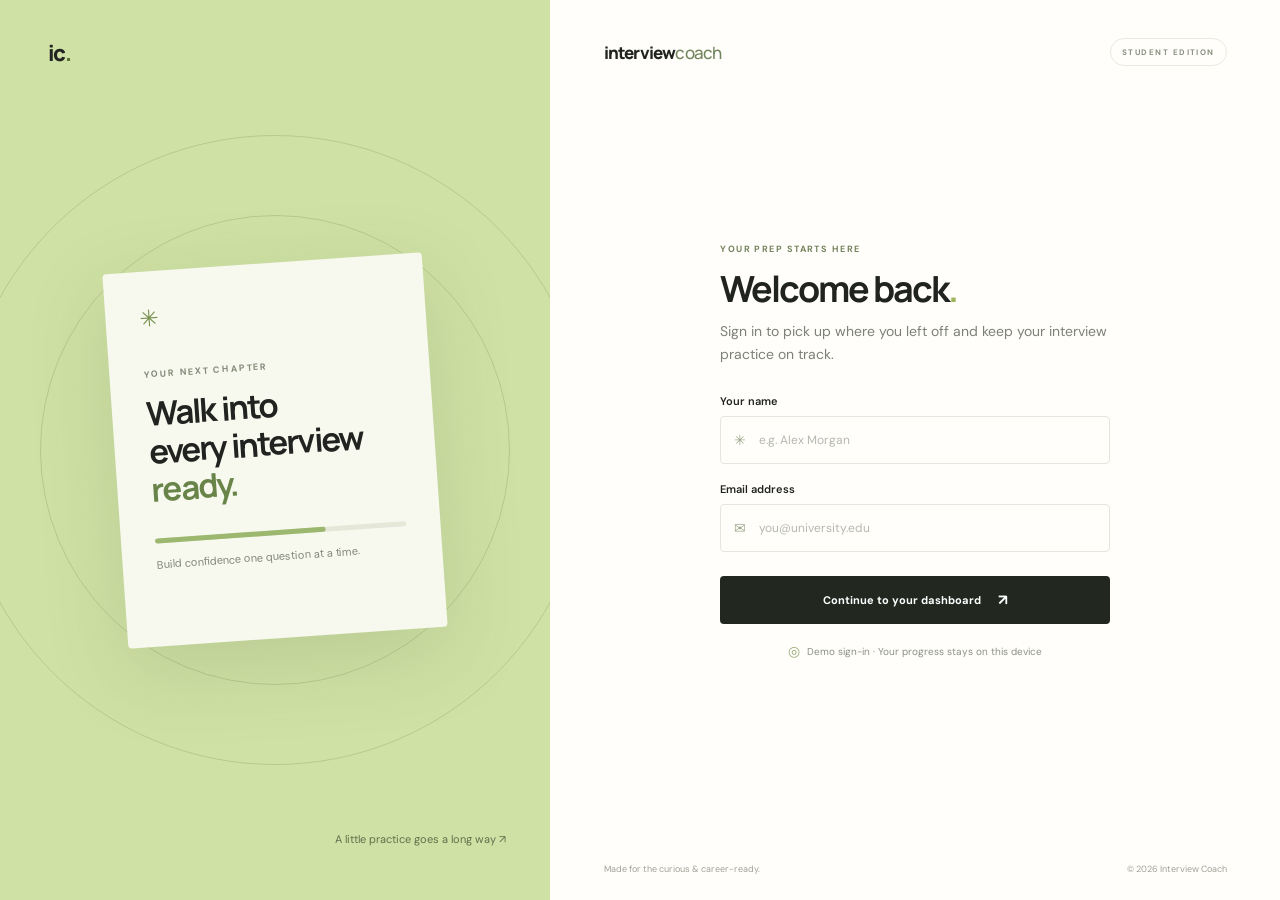
<file: Interview Coach/index.html>
<!doctype html>
<html lang="en">
<head>
  <meta charset="utf-8" />
  <meta name="viewport" content="width=device-width, initial-scale=1" />
  <meta name="theme-color" content="#f6f4ef" />
  <title>Interview Coach — Prepare with purpose</title>
  <link rel="preconnect" href="https://fonts.googleapis.com">
  <link rel="preconnect" href="https://fonts.gstatic.com" crossorigin>
  <link href="https://fonts.googleapis.com/css2?family=DM+Sans:wght@400;500;600;700&family=Manrope:wght@400;500;600;700;800&display=swap" rel="stylesheet">
  <link rel="stylesheet" href="styles.css" />
</head>
<body>
  <div id="login-screen" class="login-screen">
    <div class="login-art">
      <div class="art-mark">ic<span>.</span></div>
      <div class="orbit orbit-one"></div><div class="orbit orbit-two"></div>
      <div class="art-card"><span class="spark">✳</span><small>YOUR NEXT CHAPTER</small><h2>Walk into<br>every interview<br><em>ready.</em></h2><div class="art-progress"><i></i></div><p>Build confidence one question at a time.</p></div>
      <span class="art-note">A little practice goes a long way ↗</span>
    </div>
    <div class="login-content">
      <div class="login-top"><span class="wordmark">interview<span>coach</span></span><span class="demo-label">STUDENT EDITION</span></div>
      <div class="login-form-wrap">
        <div class="eyebrow">YOUR PREP STARTS HERE</div>
        <h1>Welcome back<span class="period">.</span></h1>
        <p class="login-copy">Sign in to pick up where you left off and keep your interview practice on track.</p>
        <form id="login-form">
          <label for="student-name">Your name</label>
          <div class="input-wrap"><span class="input-icon">✳</span><input id="student-name" name="name" placeholder="e.g. Alex Morgan" autocomplete="name" required minlength="2" /></div>
          <label for="student-email">Email address</label>
          <div class="input-wrap"><span class="input-icon">✉</span><input id="student-email" name="email" type="email" placeholder="you@university.edu" autocomplete="email" required /></div>
          <button class="button button-primary login-submit" type="submit">Continue to your dashboard <span>↗</span></button>
        </form>
        <p class="privacy-note"><span>◎</span> Demo sign-in · Your progress stays on this device</p>
      </div>
      <div class="login-footer"><span>Made for the curious &amp; career-ready.</span><span>© 2026 Interview Coach</span></div>
    </div>
  </div>

  <div id="app" class="app-shell hidden">
    <aside class="sidebar">
      <a class="brand" href="#"><span class="brand-icon">ic<span>.</span></span><span>interview<span class="brand-light">coach</span></span></a>
      <div class="side-label">YOUR SPACE</div>
      <nav class="side-nav">
        <button class="nav-item active" data-view="overview"><span class="nav-icon">▦</span> Overview <span class="nav-dot"></span></button>
        <button class="nav-item" data-view="practice"><span class="nav-icon">◉</span> Practice questions</button>
        <button class="nav-item" data-view="progress"><span class="nav-icon">↗</span> My progress</button>
      </nav>
      <div class="side-label category-label">PRACTICE BY CATEGORY</div>
      <nav class="category-nav">
        <button class="category-link" data-category="fundamentals"><span class="cat-dot dot-lime"></span>CS fundamentals</button>
        <button class="category-link" data-category="problem"><span class="cat-dot dot-coral"></span>Problem solving</button>
        <button class="category-link" data-category="practical"><span class="cat-dot dot-blue"></span>Practical exposure</button>
        <button class="category-link" data-category="behavioral"><span class="cat-dot dot-lilac"></span>Behavioral fit</button>
      </nav>
      <div class="sidebar-bottom"><div class="streak-card"><span class="streak-icon">✳</span><div><strong id="side-streak">0 day streak</strong><small>Little steps add up.</small></div></div><button id="logout-button" class="logout-button"><span>↪</span> Sign out</button></div>
    </aside>

    <main class="main-area">
      <header class="topbar"><div class="breadcrumb"><span>Workspace</span><b>/</b><strong id="crumb-current">Overview</strong></div><div class="topbar-right"><span class="today-pill"><span class="live-dot"></span> Your interview prep, in one place</span><button id="profile-button" class="avatar" title="Sign out">A</button></div></header>
      <div class="content-wrap">
        <section id="overview-view" class="view">
          <div class="welcome-row"><div><div class="eyebrow">THURSDAY, OCTOBER 8, 2026 <span class="eyebrow-star">✳</span></div><h1>Good to see you, <span id="welcome-name">there</span><span class="period">.</span></h1><p class="subheading">A focused practice today can make all the difference tomorrow.</p></div><button class="button button-dark" data-action="start">Start a practice round <span>↗</span></button></div>
          <div class="hero-card"><div class="hero-copy"><div class="hero-tag"><span>✦</span> YOUR INTERVIEW TOOLKIT</div><h2>Show up as your<br><em>most prepared self.</em></h2><p>From core CS concepts to the stories only you can tell — build your confidence, one thoughtful answer at a time.</p><button class="button button-light" data-action="start">Find your next question <span>↗</span></button></div><div class="hero-visual"><div class="hero-ring ring-a"></div><div class="hero-ring ring-b"></div><div class="floating-note note-top"><span class="note-check">✓</span><span>Strong fundamentals<small>in progress</small></span></div><div class="floating-note note-bottom"><span class="note-spark">✳</span><span>Your next role<small>starts with practice</small></span></div><div class="hero-monogram">ic<span>.</span></div><div class="hero-shape"></div></div><div class="hero-index">01 <span>—</span> 04</div></div>
          <div class="section-heading"><div><div class="eyebrow">A WELL-ROUNDED PREP PLAN</div><h2>Four ways to get interview-ready</h2></div><button class="text-link" data-view="practice">Explore all questions <span>↗</span></button></div>
          <div class="category-grid">
            <article class="category-card card-fundamentals" data-open-category="fundamentals"><div class="card-top"><span class="category-icon">⌘</span><span class="card-arrow">↗</span></div><div class="card-kicker">01 · THE KNOW-HOW</div><h3>CS fundamentals</h3><p>Build fluency in DSA, operating systems, databases, networks &amp; OOP.</p><div class="card-bottom"><span><b id="done-fundamentals">0</b> questions practiced</span><span class="mini-progress"><i id="bar-fundamentals"></i></span></div></article>
            <article class="category-card card-problem" data-open-category="problem"><div class="card-top"><span class="category-icon">⌁</span><span class="card-arrow">↗</span></div><div class="card-kicker">02 · THE THINKING</div><h3>Problem solving</h3><p>Practice coding patterns, algorithm choices &amp; a calm debugging process.</p><div class="card-bottom"><span><b id="done-problem">0</b> questions practiced</span><span class="mini-progress"><i id="bar-problem"></i></span></div></article>
            <article class="category-card card-practical" data-open-category="practical"><div class="card-top"><span class="category-icon">⌂</span><span class="card-arrow">↗</span></div><div class="card-kicker">03 · THE EXPERIENCE</div><h3>Practical exposure</h3><p>Make your projects, internships, GitHub &amp; hackathon work shine.</p><div class="card-bottom"><span><b id="done-practical">0</b> questions practiced</span><span class="mini-progress"><i id="bar-practical"></i></span></div></article>
            <article class="category-card card-behavioral" data-open-category="behavioral"><div class="card-top"><span class="category-icon">♡</span><span class="card-arrow">↗</span></div><div class="card-kicker">04 · THE HUMAN SIDE</div><h3>Behavioral fit</h3><p>Find clear, authentic ways to talk about teamwork, motivation &amp; growth.</p><div class="card-bottom"><span><b id="done-behavioral">0</b> questions practiced</span><span class="mini-progress"><i id="bar-behavioral"></i></span></div></article>
          </div>
          <div class="lower-grid"><section class="progress-panel"><div class="panel-heading"><div><div class="eyebrow">YOUR MOMENTUM</div><h3>Practice makes progress</h3></div><button class="icon-button" data-view="progress">↗</button></div><div class="progress-content"><div class="progress-ring" id="progress-ring"><div><strong id="progress-percent">0%</strong><small>complete</small></div></div><div class="progress-stats"><div><strong id="questions-completed">0</strong><span>questions practiced</span></div><div><strong id="streak-count">0</strong><span>day practice streak</span></div><p>Every question you try is a step closer to a great interview.</p></div></div></section><section class="quote-panel"><span class="quote-mark">“</span><p>The secret of getting ahead is getting started.</p><div class="quote-credit"><span></span> MARK TWAIN <small>· A NOTE TO SELF</small></div><div class="quote-deco">✳</div></section></div>
          <section class="sources-strip"><div><div class="eyebrow">BUILT FOR REAL INTERVIEWS</div><p>Practice prompts informed by trusted CSE interview guides.</p></div><button class="text-link" data-view="sources">View learning sources <span>↗</span></button></section>
        </section>

        <section id="practice-view" class="view hidden">
          <div class="view-heading"><div><div class="eyebrow">YOUR PRACTICE ROOM</div><h1>Make every answer count<span class="period">.</span></h1><p class="subheading">Pick a focus area or let us choose a question for you.</p></div><button class="button button-dark" data-action="start">Surprise me <span>✳</span></button></div>
          <div class="filter-row" id="filter-row"><button class="filter-chip active" data-filter="all">All questions</button><button class="filter-chip" data-filter="fundamentals">CS fundamentals</button><button class="filter-chip" data-filter="problem">Problem solving</button><button class="filter-chip" data-filter="practical">Practical exposure</button><button class="filter-chip" data-filter="behavioral">Behavioral fit</button></div>
          <div id="question-list" class="question-list"></div>
        </section>

        <section id="progress-view" class="view hidden">
          <div class="view-heading"><div><div class="eyebrow">YOUR PREP, AT A GLANCE</div><h1>Look how far you’ve come<span class="period">.</span></h1><p class="subheading">Your progress is saved automatically on this device.</p></div></div>
          <div class="progress-overview"><div class="progress-big"><div class="progress-ring large-ring" id="progress-ring-large"><div><strong id="progress-percent-large">0%</strong><small>overall</small></div></div><div><div class="eyebrow">THE BIG PICTURE</div><h2>Keep showing up.</h2><p>Confidence comes from the reps you put in.</p></div></div><div class="metric-box"><span class="metric-icon">✓</span><strong id="progress-total">0</strong><small>questions practiced</small></div><div class="metric-box streak-box"><span class="metric-icon">✳</span><strong id="progress-streak">0</strong><small>day streak</small></div></div>
          <div class="section-heading progress-heading"><div><div class="eyebrow">YOUR FOUR PILLARS</div><h2>Progress by category</h2></div></div><div id="progress-category-list" class="progress-category-list"></div>
          <div class="reflection-tip"><span>✦</span><div><strong>A quick reflection goes a long way.</strong><p>After each question, note one thing you explained well and one thing you’d like to make clearer next time.</p></div></div>
        </section>
        <section id="sources-view" class="view hidden"><div class="view-heading"><div><div class="eyebrow">KEEP LEARNING</div><h1>Good questions start with good sources<span class="period">.</span></h1><p class="subheading">The practice library draws on these interview preparation guides.</p></div></div><div class="source-list" id="source-list"></div></section>
      </div>
      <footer class="app-footer"><span>INTERVIEW COACH <b>·</b> MADE FOR WHAT’S NEXT</span><span>Built for CSE students, wherever you’re headed.</span></footer>
    </main>
  </div>

  <div id="quiz-modal" class="modal hidden" role="dialog" aria-modal="true" aria-labelledby="quiz-title"><div class="modal-backdrop" data-close="true"></div><div class="quiz-dialog"><div class="quiz-top"><div><div class="eyebrow" id="quiz-category-label">CS FUNDAMENTALS</div><div class="quiz-count"><span id="quiz-number">01</span><span class="count-line"><i id="quiz-progress-line"></i></span><span id="quiz-total">05</span></div></div><button class="close-button" data-close="true" aria-label="Close">×</button></div><div class="quiz-question-area"><span class="question-type" id="question-type">CORE CONCEPT</span><h2 id="quiz-title"></h2><div id="quiz-hint" class="quiz-hint hidden"></div><div id="answer-options" class="answer-options"></div><div id="reflection-box" class="reflection-box hidden"><textarea id="reflection-answer" rows="4" placeholder="Structure your response in your own words..."></textarea><div class="reflection-prompts" id="reflection-prompts"></div></div><div id="answer-feedback" class="answer-feedback hidden"></div><div class="quiz-actions"><button class="text-link" id="skip-question">Skip for now</button><button class="button button-dark" id="submit-answer" disabled>Check my answer <span>↗</span></button><button class="button button-dark hidden" id="next-question">Next question <span>↗</span></button></div></div><div class="quiz-foot"><span>✦ Take a breath. Think it through.</span><span id="quiz-score">0 answered</span></div></div></div>
  <div id="toast" class="toast hidden"></div>
  <script src="app.js"></script>
</body>
</html>
</file>
<file: Interview Coach/styles.css>
:root{--ink:#20231f;--muted:#787d75;--line:#e9e8e1;--paper:#f6f4ef;--white:#fffefa;--lime:#d7ef73;--coral:#ffb6a3;--blue:#b7d7ea;--lilac:#d4c8ed;--green:#51663d;--font:'DM Sans',sans-serif;--display:'Manrope',sans-serif}*{box-sizing:border-box}body{margin:0;background:var(--paper);color:var(--ink);font-family:var(--font);font-size:14px}button,input,textarea{font:inherit}button{cursor:pointer}.hidden{display:none!important}.login-screen{min-height:100vh;display:grid;grid-template-columns:minmax(380px,43%) 1fr;background:var(--white)}.login-art{background:#cfe1a4;position:relative;overflow:hidden;display:flex;align-items:center;justify-content:center;min-height:680px}.art-mark{position:absolute;left:48px;top:38px;font:800 22px var(--display);letter-spacing:-1.6px}.art-mark span,.brand-icon span,.hero-monogram span{color:#587239}.orbit{position:absolute;border:1px solid rgba(55,75,35,.16);border-radius:50%;width:630px;height:630px}.orbit-two{width:470px;height:470px}.art-card{position:relative;z-index:2;background:#f7f8ee;width:320px;min-height:375px;border-radius:4px;padding:32px 34px;box-shadow:0 24px 80px #5263442b;transform:rotate(-4deg)}.spark{font-size:23px;color:#77914e}.art-card small{display:block;margin-top:35px;font-size:9px;font-weight:700;letter-spacing:1.8px;color:#818977}.art-card h2{font:700 33px/1.15 var(--display);letter-spacing:-1.8px;margin:14px 0 30px}.art-card h2 em{font-style:normal;color:#688448}.art-progress{height:5px;background:#e5e8d9;border-radius:10px}.art-progress i{display:block;width:68%;height:100%;background:#9cb76e;border-radius:10px}.art-card p{font-size:11px;color:#82897a;margin-top:14px}.art-note{position:absolute;bottom:54px;right:44px;font-size:11px;color:#61704c}.login-content{display:flex;flex-direction:column;padding:38px 7.3% 25px}.login-top{display:flex;align-items:center;justify-content:space-between}.wordmark{font:800 17px var(--display);letter-spacing:-.8px}.wordmark span{font-weight:500;color:#71845c}.demo-label,.eyebrow{font-size:9px;font-weight:700;letter-spacing:1.45px;color:#899080}.demo-label{border:1px solid var(--line);border-radius:20px;padding:8px 11px;font-size:8px}.login-form-wrap{width:min(390px,100%);margin:auto;transform:translateY(-8px)}.login-form-wrap .eyebrow{color:#74835e}.login-form-wrap h1,.view-heading h1,.welcome-row h1{font:700 36px/1.18 var(--display);letter-spacing:-1.9px;margin:13px 0 10px}.period{color:#9eb55c}.login-copy,.subheading{color:#7d8179;line-height:1.65;margin:0 0 28px}.login-form-wrap label{display:block;font-size:11px;font-weight:600;margin:18px 0 8px}.input-wrap{height:48px;border:1px solid #e6e5de;background:#fffefa;display:flex;align-items:center;padding:0 13px;gap:11px;border-radius:4px}.input-wrap:focus-within{border-color:#9db16d;box-shadow:0 0 0 3px #dce8c8}.input-icon{font-size:14px;color:#9da68c}.input-wrap input{border:0;outline:0;background:transparent;flex:1;min-width:0;font-size:12px;color:var(--ink)}.input-wrap input::placeholder{color:#b5b8b1}.button{border:0;border-radius:4px;padding:13px 17px;font-size:11px;font-weight:700;transition:transform .18s,background .18s;display:inline-flex;gap:17px;align-items:center;justify-content:center}.button:hover{transform:translateY(-2px)}.button-primary{background:#222820;color:#fff}.button-primary:hover,.button-dark:hover{background:#43513b}.login-submit{width:100%;margin-top:24px;height:48px}.login-submit span,.button span{font-size:15px}.privacy-note{font-size:10px;color:#8b9087;text-align:center;margin-top:18px}.privacy-note span{color:#98aa77;font-size:14px;vertical-align:-1px;margin-right:4px}.login-footer{display:flex;justify-content:space-between;color:#a0a198;font-size:9px}.app-shell{min-height:100vh;display:flex}.sidebar{width:234px;position:fixed;inset:0 auto 0 0;background:#fbfaf6;border-right:1px solid #eeede7;padding:26px 16px 18px;display:flex;flex-direction:column;z-index:5}.brand{display:flex;gap:10px;align-items:center;text-decoration:none;color:var(--ink);font:700 13px var(--display);letter-spacing:-.4px;padding:0 11px 34px}.brand-icon{font:800 23px var(--display);letter-spacing:-2px}.brand-light{font-weight:500;color:#82916b;margin-left:3px}.side-label{font-size:8px;font-weight:700;letter-spacing:1.4px;color:#a0a397;padding:0 11px;margin:0 0 11px}.side-nav,.category-nav{display:grid;gap:4px}.nav-item,.category-link{border:0;background:transparent;color:#74796f;text-align:left;height:39px;border-radius:4px;padding:0 11px;display:flex;align-items:center;gap:11px;font-size:11px;position:relative}.nav-item:hover,.category-link:hover{background:#f0f1e9;color:var(--ink)}.nav-item.active{background:#e9eddf;color:#36412d;font-weight:700}.nav-icon{font-size:15px;width:16px;text-align:center;color:#8d9c77}.nav-dot{position:absolute;right:11px;width:5px;height:5px;border-radius:50%;background:#93ab66}.category-label{margin-top:32px}.category-link{height:34px;font-size:10px;gap:10px}.cat-dot{width:7px;height:7px;border-radius:50%}.dot-lime{background:#a9be60}.dot-coral{background:#e68d72}.dot-blue{background:#78a7c2}.dot-lilac{background:#9987c1}.sidebar-bottom{margin-top:auto}.streak-card{display:flex;align-items:center;gap:11px;padding:13px 12px;background:#f1f2e9;border-radius:4px;margin-bottom:19px}.streak-icon{width:28px;height:28px;border-radius:50%;display:grid;place-items:center;background:#e1e9ce;color:#71834e}.streak-card strong,.streak-card small{display:block}.streak-card strong{font-size:10px}.streak-card small{font-size:9px;color:#96998e;margin-top:4px}.logout-button{border:0;background:none;color:#92958d;font-size:10px;padding:6px 11px}.logout-button span{font-size:15px;margin-right:9px}.main-area{margin-left:234px;width:calc(100% - 234px);min-height:100vh;display:flex;flex-direction:column}.topbar{height:58px;border-bottom:1px solid #ebeae3;display:flex;align-items:center;justify-content:space-between;padding:0 clamp(24px,4.5vw,68px);background:#f8f7f2}.breadcrumb{font-size:10px;display:flex;gap:10px;color:#999c93}.breadcrumb b{font-weight:400;color:#c3c5bd}.breadcrumb strong{font-weight:600;color:#545a50}.topbar-right{display:flex;align-items:center;gap:17px}.today-pill{font-size:9px;color:#85897e;border:1px solid #e9e8e1;background:#fbfaf7;border-radius:30px;padding:8px 12px}.live-dot{display:inline-block;width:6px;height:6px;border-radius:50%;background:#97af6b;margin-right:7px}.avatar{width:28px;height:28px;border:0;background:#dce5ca;border-radius:50%;font-size:10px;font-weight:700;color:#576a3d}.content-wrap{width:min(1100px,100%);padding:34px clamp(24px,4.5vw,68px) 55px;margin:0 auto;flex:1}.welcome-row,.view-heading{display:flex;justify-content:space-between;align-items:flex-end;gap:22px;margin-bottom:27px}.welcome-row .eyebrow{color:#879176}.eyebrow-star{font-size:12px;color:#a3b77a;margin-left:5px}.welcome-row h1{font-size:29px;margin:10px 0 7px}.subheading{font-size:11px;margin:0}.button-dark{background:#252923;color:#fff}.hero-card{height:265px;background:#45533a;color:#fff;border-radius:4px;position:relative;overflow:hidden;display:flex;margin-bottom:39px}.hero-copy{padding:28px 32px;position:relative;z-index:2;width:56%}.hero-tag{font-size:8px;font-weight:700;letter-spacing:1.2px;color:#d0ddb3}.hero-tag span{margin-right:7px;color:#d8ed9a}.hero-copy h2{font:700 27px/1.13 var(--display);letter-spacing:-1.3px;margin:17px 0 11px}.hero-copy h2 em{font-style:normal;color:#d3e78e}.hero-copy p{max-width:365px;color:#e0e5d8;font-size:10px;line-height:1.6;margin:0 0 16px}.button-light{background:#f4f5e9;color:#31392a;padding:10px 13px;font-size:9px}.hero-visual{position:absolute;right:0;top:0;width:47%;height:100%;overflow:hidden}.hero-ring{position:absolute;border:1px solid #a5b68d44;border-radius:50%;width:280px;height:280px;right:31px;top:-4px}.ring-b{width:210px;height:210px;right:66px;top:31px}.hero-monogram{position:absolute;right:94px;top:60px;font:800 91px var(--display);letter-spacing:-12px;color:#d4e1b9;z-index:1}.hero-monogram span{color:#a9bd7d}.hero-shape{position:absolute;width:155px;height:155px;background:#c6d9a2;border-radius:54% 46% 63% 37%/44% 55% 45% 56%;right:53px;top:71px;mix-blend-mode:screen;opacity:.19;transform:rotate(24deg)}.floating-note{position:absolute;z-index:2;background:#f6f7ed;color:#394333;border-radius:3px;padding:8px 10px;display:flex;gap:8px;align-items:center;font-size:8px;box-shadow:0 8px 20px #1c261f25}.floating-note small{display:block;color:#8a9281;font-size:7px;margin-top:3px}.note-check,.note-spark{width:19px;height:19px;border-radius:50%;display:grid;place-items:center;background:#e5edcf;color:#76914d}.note-top{top:40px;right:26px}.note-bottom{bottom:28px;right:115px}.hero-index{position:absolute;bottom:16px;left:32px;font-size:8px;letter-spacing:1px;color:#d4e0c2}.hero-index span{color:#849474;padding:0 5px}.section-heading{display:flex;justify-content:space-between;align-items:flex-end;margin-bottom:15px}.section-heading h2{font:700 17px var(--display);letter-spacing:-.5px;margin:6px 0 0}.text-link{border:0;background:none;color:#75865a;font-size:10px;font-weight:700;padding:7px 0}.text-link span{font-size:14px;margin-left:5px}.category-grid{display:grid;grid-template-columns:repeat(4,minmax(0,1fr));gap:11px}.category-card{min-height:186px;border:1px solid #e8e8e1;border-radius:4px;padding:15px 15px 12px;background:#fffefa;cursor:pointer;transition:transform .18s,box-shadow .18s}.category-card:hover{transform:translateY(-3px);box-shadow:0 9px 25px #29311a0d}.card-fundamentals{--accent:#a1b65c;--tint:#f0f3e5}.card-problem{--accent:#dc8b73;--tint:#fff0eb}.card-practical{--accent:#75a3bb;--tint:#edf5f8}.card-behavioral{--accent:#9582bd;--tint:#f2eef8}.card-top{display:flex;justify-content:space-between;align-items:center}.category-icon{width:30px;height:30px;border-radius:50%;background:var(--tint);color:var(--accent);display:grid;place-items:center;font-size:16px}.card-arrow{color:#b7bab0}.card-kicker{font-size:7px;letter-spacing:1.05px;color:#a0a397;margin-top:12px}.category-card h3{font:700 13px var(--display);margin:5px 0 6px;letter-spacing:-.3px}.category-card p{font-size:9px;line-height:1.55;color:#868a81;margin:0;min-height:42px}.card-bottom{border-top:1px solid #efeee9;margin-top:10px;padding-top:9px;display:flex;align-items:center;justify-content:space-between;color:#9a9c93;font-size:8px}.card-bottom b{color:#60675b;font-weight:700}.mini-progress{height:3px;width:43px;background:#efeee9;border-radius:4px}.mini-progress i{display:block;height:100%;width:0;background:var(--accent);border-radius:4px;transition:width .3s}.lower-grid{display:grid;grid-template-columns:1.08fr .92fr;gap:12px;margin-top:20px}.progress-panel,.quote-panel{border:1px solid #e8e8e1;border-radius:4px;background:#fffefa;min-height:165px;padding:17px 19px;position:relative;overflow:hidden}.panel-heading{display:flex;justify-content:space-between;align-items:center}.panel-heading h3{font:700 13px var(--display);margin:5px 0 0}.icon-button{border:1px solid #ecece6;background:white;border-radius:50%;width:26px;height:26px;color:#7a8d5d}.progress-content{display:flex;gap:20px;align-items:center;margin-top:12px}.progress-ring{--progress:0deg;width:89px;height:89px;border-radius:50%;background:conic-gradient(#8ca45e var(--progress),#ecede6 var(--progress));display:grid;place-items:center;flex:none;position:relative}.progress-ring:before{content:"";position:absolute;inset:6px;border-radius:50%;background:#fffefa}.progress-ring>div{position:relative;text-align:center}.progress-ring strong,.progress-ring small{display:block}.progress-ring strong{font:700 19px var(--display);letter-spacing:-.8px}.progress-ring small{font-size:8px;color:#999d92;margin-top:1px}.progress-stats{display:grid;grid-template-columns:1fr 1fr;gap:3px 17px}.progress-stats strong{font:700 15px var(--display);display:block}.progress-stats span{font-size:8px;color:#92958d}.progress-stats p{grid-column:span 2;color:#93968e;font-size:8px;margin:6px 0 0}.quote-panel{background:#e7eddb;border:0;padding:24px 23px}.quote-mark{font:700 41px Georgia;color:#879b63;line-height:.8}.quote-panel p{font:600 15px/1.35 var(--display);letter-spacing:-.3px;max-width:260px;margin:4px 0 17px}.quote-credit{font-size:7px;letter-spacing:1px;color:#62704e;font-weight:700}.quote-credit span{display:inline-block;width:18px;height:1px;background:#9eac80;vertical-align:middle;margin-right:7px}.quote-credit small{font-size:7px;color:#899379}.quote-deco{position:absolute;right:17px;bottom:6px;font-size:74px;color:#d4dfc0}.sources-strip{border-top:1px solid #e8e7df;margin-top:22px;padding-top:15px;display:flex;align-items:center;justify-content:space-between}.sources-strip p{font-size:9px;color:#8c9086;margin:5px 0 0}.app-footer{border-top:1px solid #e9e8e1;padding:13px clamp(24px,4.5vw,68px);display:flex;justify-content:space-between;color:#a0a298;font-size:8px;letter-spacing:.4px}.app-footer b{color:#aabd7c;padding:0 4px}.view-heading{align-items:flex-end;margin:4px 0 25px}.view-heading h1{font-size:27px;margin:9px 0 7px}.view-heading .subheading{margin:0}.filter-row{display:flex;flex-wrap:wrap;gap:7px;margin-bottom:18px}.filter-chip{border:1px solid #e5e5de;border-radius:30px;background:#fbfaf6;color:#83877e;font-size:9px;padding:9px 13px}.filter-chip.active{background:#46543a;color:#fff;border-color:#46543a}.question-list{display:grid;gap:9px}.question-row{display:flex;align-items:center;gap:14px;background:#fffefa;border:1px solid #e8e8e1;border-radius:4px;padding:14px 16px;cursor:pointer;transition:transform .15s,border-color .15s}.question-row:hover{transform:translateX(3px);border-color:#c9d2b6}.question-number{font:700 11px var(--display);color:#a1ae88;width:25px}.question-row-main{flex:1}.question-row-main h3{font:600 12px var(--display);margin:0 0 6px}.question-meta{font-size:8px;color:#979a91}.question-tag{display:inline-flex;align-items:center;gap:5px;padding:5px 8px;border-radius:20px;background:#f0f2e9;color:#74835b;font-size:8px}.question-row-arrow{color:#a4a99b;font-size:15px}.progress-overview{display:grid;grid-template-columns:2fr 1fr 1fr;gap:12px;margin:24px 0 31px}.progress-big,.metric-box{background:#fffefa;border:1px solid #e8e8e1;border-radius:4px;padding:20px;display:flex;align-items:center;gap:18px}.large-ring{width:104px;height:104px}.progress-big h2{font:700 18px var(--display);letter-spacing:-.6px;margin:7px 0}.progress-big p{font-size:9px;color:#92968d;margin:0}.metric-box{flex-direction:column;align-items:flex-start;justify-content:center;gap:5px}.metric-icon{color:#86995e;background:#eff2e6;border-radius:50%;width:26px;height:26px;display:grid;place-items:center;font-size:12px;margin-bottom:4px}.metric-box strong{font:700 25px var(--display)}.metric-box small{font-size:9px;color:#90948b}.streak-box .metric-icon{color:#d18d73;background:#fff0eb}.progress-heading{margin-bottom:13px}.progress-category-list{display:grid;grid-template-columns:1fr 1fr;gap:9px}.progress-category-row{display:flex;align-items:center;gap:12px;background:#fffefa;border:1px solid #e8e8e1;padding:13px 15px;border-radius:4px}.progress-category-row .cat-dot{width:9px;height:9px}.progress-category-copy{flex:1}.progress-category-copy strong{display:block;font-size:10px}.progress-category-copy small{font-size:8px;color:#989b92}.progress-track{width:95px;height:4px;background:#eeeee8;border-radius:3px}.progress-track i{height:100%;display:block;background:#9daf74;border-radius:3px}.progress-count{font-size:9px;color:#81867a;width:48px;text-align:right}.reflection-tip{display:flex;gap:12px;background:#edf0e4;border-radius:4px;padding:16px;margin-top:20px;color:#64734d}.reflection-tip>span{font-size:18px}.reflection-tip strong{font-size:10px}.reflection-tip p{font-size:9px;color:#858d78;margin:5px 0 0}.source-list{display:grid;gap:9px}.source-item{display:flex;align-items:center;gap:14px;padding:15px 17px;background:#fffefa;border:1px solid #e8e8e1;border-radius:4px;text-decoration:none;color:inherit}.source-index{font:700 11px var(--display);color:#a8b486}.source-info{flex:1}.source-info strong{font:600 11px var(--display);display:block}.source-info small{font-size:8px;color:#92968c;display:block;margin-top:4px}.source-arrow{color:#829262;font-size:15px}.modal{position:fixed;inset:0;z-index:20;display:grid;place-items:center;padding:18px}.modal-backdrop{position:absolute;inset:0;background:#171b17a6;backdrop-filter:blur(3px)}.quiz-dialog{position:relative;width:min(600px,100%);background:#fbfaf6;border-radius:5px;box-shadow:0 24px 80px #0003;padding:25px 30px 0;max-height:92vh;overflow:auto}.quiz-top{display:flex;justify-content:space-between;align-items:flex-start;border-bottom:1px solid #eae9e2;padding-bottom:17px}.quiz-count{display:flex;align-items:center;gap:9px;font:700 10px var(--display);color:#8c9678;margin-top:9px}.count-line{width:105px;height:3px;background:#e8e9e1;border-radius:3px}.count-line i{display:block;width:0;height:100%;background:#91a76b;border-radius:3px;transition:width .2s}.close-button{border:0;background:#f0f0e9;border-radius:50%;width:28px;height:28px;font-size:20px;line-height:1;color:#73796d}.quiz-question-area{padding:24px 0 18px}.question-type{font-size:8px;font-weight:700;letter-spacing:1px;color:#9ba18e}.quiz-question-area h2{font:700 20px/1.4 var(--display);letter-spacing:-.6px;margin:9px 0 18px}.quiz-hint{padding:10px 12px;border-left:2px solid #c1cf9b;background:#f1f3e9;font-size:9px;color:#7e8572;line-height:1.5;margin-bottom:14px}.answer-options{display:grid;gap:8px}.answer-option{border:1px solid #e8e8e1;border-radius:4px;background:#fffefa;padding:11px 12px;display:flex;align-items:center;gap:10px;text-align:left;color:#60655b;font-size:10px;line-height:1.4}.answer-option:hover{border-color:#c5d0ad}.answer-option.selected{border-color:#899e63;background:#f2f5e9;color:#3e4b34}.answer-option.correct{border-color:#8ca66a;background:#eef4e5}.answer-option.incorrect{border-color:#d9967e;background:#fff0ea}.option-letter{height:20px;width:20px;border:1px solid #e5e6dd;border-radius:50%;display:grid;place-items:center;flex:none;font-size:8px;color:#8b9180}.answer-option.selected .option-letter{background:#dfe8cb;border-color:#dfe8cb}.reflection-box textarea{width:100%;resize:vertical;border:1px solid #e4e5dd;background:#fffefa;border-radius:4px;padding:12px;font-size:10px;line-height:1.5;outline:none}.reflection-box textarea:focus{border-color:#a8b883}.reflection-prompts{display:flex;flex-wrap:wrap;gap:6px;margin-top:8px}.reflection-prompts span{background:#f0f2e9;color:#818a70;font-size:8px;padding:5px 8px;border-radius:20px}.answer-feedback{border-radius:4px;padding:11px 12px;font-size:9px;line-height:1.5;margin-top:13px;background:#edf3e6;color:#63754b}.answer-feedback.incorrect{background:#fff0eb;color:#9a644f}.quiz-actions{display:flex;align-items:center;justify-content:space-between;margin-top:18px}.quiz-actions .text-link{font-size:9px;color:#95998e}.quiz-actions .button{padding:11px 14px;font-size:9px}.quiz-foot{border-top:1px solid #e9e8e1;margin:0 -30px;padding:12px 30px;display:flex;justify-content:space-between;font-size:8px;color:#9a9d93}.quiz-foot span:first-child{color:#899570}.toast{position:fixed;z-index:30;bottom:25px;left:50%;transform:translateX(-50%);background:#30382d;color:white;border-radius:30px;padding:11px 18px;font-size:10px;box-shadow:0 7px 24px #0002;animation:toast-in .2s ease}@keyframes toast-in{from{opacity:0;transform:translate(-50%,10px)}to{opacity:1;transform:translate(-50%,0)}}
@media(max-width:1040px){.content-wrap{padding-left:30px;padding-right:30px}.topbar{padding:0 30px}.category-grid{grid-template-columns:repeat(2,minmax(0,1fr))}.category-card{min-height:168px}.card-bottom{margin-top:7px}.hero-copy{width:65%}.progress-overview{grid-template-columns:1.6fr 1fr 1fr}}@media(max-width:720px){.login-screen{grid-template-columns:1fr}.login-art{min-height:245px}.orbit{width:330px;height:330px}.orbit-two{width:240px;height:240px}.art-mark{left:22px;top:19px}.art-card{width:190px;min-height:175px;padding:16px 20px;transform:rotate(-3deg)}.art-card small{margin-top:14px;font-size:7px}.art-card h2{font-size:21px;margin:8px 0 13px}.art-card p{font-size:8px;margin-top:8px}.spark{font-size:14px}.art-note{bottom:16px;right:15px;font-size:8px}.login-content{padding:22px 22px 18px;min-height:510px}.login-top{margin-bottom:10px}.login-form-wrap{margin:28px auto;transform:none}.login-form-wrap h1{font-size:31px}.login-footer{font-size:8px}.sidebar{width:58px;padding:20px 6px}.brand{padding:0 9px 25px}.brand>span:last-child,.side-label,.nav-item:not(.active) .nav-icon~*,.nav-item:not(.active),.category-nav,.sidebar-bottom .streak-card,.logout-button{font-size:0}.brand-icon{font-size:21px}.nav-item{justify-content:center;padding:0}.nav-item .nav-icon{font-size:16px}.nav-item.active{font-size:0}.nav-dot{right:7px;top:8px}.main-area{margin-left:58px;width:calc(100% - 58px)}.topbar{height:50px;padding:0 15px}.topbar-right{gap:8px}.today-pill{font-size:0;padding:8px}.today-pill .live-dot{margin:0}.content-wrap{padding:25px 16px 38px}.welcome-row,.view-heading{align-items:flex-start;flex-direction:column;gap:16px;margin-bottom:20px}.welcome-row h1,.view-heading h1{font-size:24px}.welcome-row .button,.view-heading .button{font-size:9px}.hero-card{height:300px;margin-bottom:28px}.hero-copy{width:100%;padding:24px 20px;align-self:flex-start}.hero-copy h2{font-size:24px}.hero-copy p{max-width:230px}.hero-visual{width:60%;height:145px;top:auto;bottom:0;opacity:.86}.hero-ring{width:165px;height:165px;right:2px;top:-7px}.ring-b{width:120px;height:120px;right:24px;top:15px}.hero-monogram{font-size:55px;right:37px;top:33px}.note-top{top:5px;right:8px}.note-bottom{bottom:9px;right:67px}.floating-note{padding:6px;font-size:7px}.hero-index{left:20px;bottom:15px}.section-heading{align-items:flex-start;gap:12px}.section-heading h2{font-size:15px}.section-heading>.text-link{font-size:8px;white-space:nowrap}.category-grid{grid-template-columns:1fr 1fr;gap:7px}.category-card{padding:11px 10px;min-height:181px}.category-card h3{font-size:11px}.category-card p{font-size:8px}.card-kicker{font-size:6px}.card-bottom{font-size:7px}.mini-progress{width:30px}.lower-grid{grid-template-columns:1fr}.progress-panel,.quote-panel{min-height:155px}.sources-strip{align-items:flex-start;gap:12px}.sources-strip .text-link{font-size:8px;white-space:nowrap}.app-footer{padding:12px 16px;font-size:7px;gap:10px}.app-footer span:last-child{display:none}.filter-row{gap:5px}.filter-chip{font-size:8px;padding:8px 10px}.question-row{gap:8px;padding:12px 10px}.question-row-main h3{font-size:10px}.question-tag{display:none}.progress-overview{grid-template-columns:1fr 1fr}.progress-big{grid-column:span 2}.progress-category-list{grid-template-columns:1fr}.progress-track{width:58px}.progress-big{padding:15px;gap:14px}.large-ring{width:82px;height:82px}.progress-big h2{font-size:16px}.quiz-dialog{padding:20px 19px 0}.quiz-foot{margin:0 -19px;padding:11px 19px}.quiz-question-area h2{font-size:17px}.answer-option{font-size:9px}.quiz-actions .button{font-size:8px}.quiz-actions .text-link{font-size:8px}}@media(max-width:390px){.category-card{min-height:195px}.today-pill{display:none}.hero-copy p{max-width:200px}.progress-stats{gap:3px 8px}.welcome-row h1{font-size:21px}}
</file>
